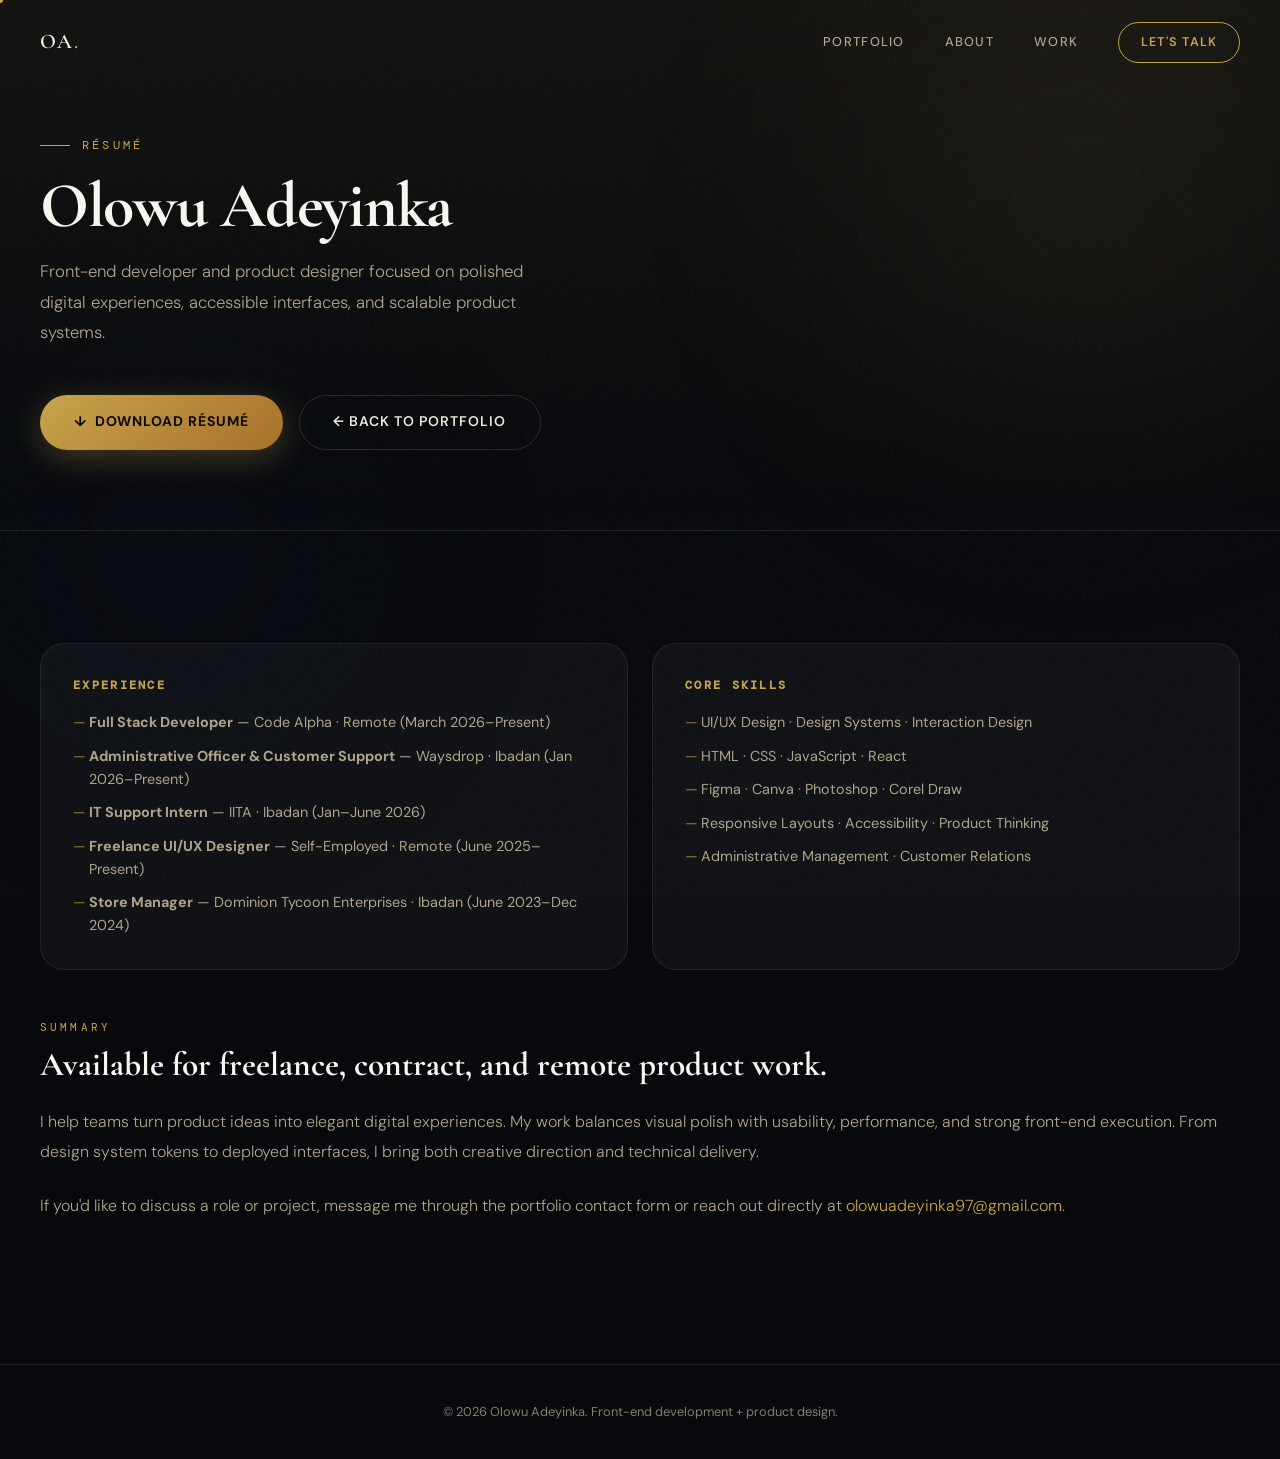
<file: resume.html>
<!DOCTYPE html>
<html lang="en">
<head>
  <meta charset="UTF-8" />
  <meta name="viewport" content="width=device-width, initial-scale=1.0" />
  <title>Résumé — Olowu Adeyinka</title>
  <meta name="description" content="Résumé for Olowu Adeyinka Ayomide — UI/UX Designer and Front-End Developer based in Ibadan, Nigeria." />
  <link rel="stylesheet" href="style.css" />
</head>
<body>

  <div id="cursor-dot"></div>
  <div id="cursor-ring"></div>
  <div class="bg-atmo" aria-hidden="true">
    <div class="bg-atmo__orb bg-atmo__orb--1"></div>
    <div class="bg-atmo__orb bg-atmo__orb--2"></div>
  </div>

  <!-- Mobile menu -->
  <div class="mobile-menu" id="mobile-menu" role="dialog" aria-modal="true" aria-label="Navigation menu">
    <a href="index.html">Portfolio</a>
    <a href="index.html#about">About</a>
    <a href="index.html#work">Work</a>
    <a href="index.html#contact" class="mobile-cta">Let's Talk</a>
  </div>

  <nav class="nav" id="nav" role="navigation">
    <div class="container nav-inner">
      <a href="index.html" class="nav-logo">OA<span>.</span></a>
      <div class="nav-links">
        <a href="index.html">Portfolio</a>
        <a href="index.html#about">About</a>
        <a href="index.html#work">Work</a>
        <a href="index.html#contact" class="nav-cta">Let's Talk</a>
      </div>
      <button class="nav-toggle" id="nav-toggle" aria-label="Toggle menu">
        <span></span><span></span><span></span>
      </button>
    </div>
  </nav>

  <header class="site-header">
    <div class="container">
      <div class="hero-copy">
        <p class="eyebrow">Résumé</p>
        <h1>Olowu Adeyinka</h1>
        <p class="intro">
          Front-end developer and product designer focused on polished digital
          experiences, accessible interfaces, and scalable product systems.
        </p>
        <div class="hero-actions">
          <a class="btn btn-primary" href="resume.pdf" download>↓ &nbsp;Download Résumé</a>
          <a class="btn btn-ghost" href="index.html">← Back to Portfolio</a>
        </div>
      </div>
    </div>
  </header>

  <main>
    <section class="section" id="resume-content">
      <div class="container">
        <div class="resume-grid">
          <div class="resume-card">
            <h3>Experience</h3>
            <ul>
              <li><strong>Full Stack Developer</strong> — Code Alpha · Remote (March 2026–Present)</li>
              <li><strong>Administrative Officer &amp; Customer Support</strong> — Waysdrop · Ibadan (Jan 2026–Present)</li>
              <li><strong>IT Support Intern</strong> — IITA · Ibadan (Jan–June 2026)</li>
              <li><strong>Freelance UI/UX Designer</strong> — Self-Employed · Remote (June 2025–Present)</li>
              <li><strong>Store Manager</strong> — Dominion Tycoon Enterprises · Ibadan (June 2023–Dec 2024)</li>
            </ul>
          </div>
          <div class="resume-card">
            <h3>Core Skills</h3>
            <ul>
              <li>UI/UX Design · Design Systems · Interaction Design</li>
              <li>HTML · CSS · JavaScript · React</li>
              <li>Figma · Canva · Photoshop · Corel Draw</li>
              <li>Responsive Layouts · Accessibility · Product Thinking</li>
              <li>Administrative Management · Customer Relations</li>
            </ul>
          </div>
        </div>

        <div class="section-heading">
          <span>Summary</span>
          <h2>Available for freelance, contract, and remote product work.</h2>
        </div>
        <div class="about-grid" style="grid-template-columns: 1fr;">
          <p>
            I help teams turn product ideas into elegant digital experiences. My work balances visual polish with usability, performance, and strong front-end execution. From design system tokens to deployed interfaces, I bring both creative direction and technical delivery.
          </p>
          <p>
            If you'd like to discuss a role or project, message me through the portfolio contact form or reach out directly at <a href="mailto:olowuadeyinka97@gmail.com" style="color:var(--gold);">olowuadeyinka97@gmail.com</a>.
          </p>
        </div>
      </div>
    </section>
  </main>

  <footer class="site-footer">
    <div class="container">
      <p>© 2026 Olowu Adeyinka. Front-end development + product design.</p>
    </div>
  </footer>

  <script src="app.js"></script>
</body>
</html>
</file>
<file: style.css>
@import url('https://fonts.googleapis.com/css2?family=Cormorant+Garamond:ital,wght@0,300;0,400;0,500;0,600;0,700;1,300;1,400;1,600&family=DM+Sans:ital,opsz,wght@0,9..40,300;0,9..40,400;0,9..40,500;0,9..40,600;1,9..40,300&family=DM+Mono:wght@300;400;500&display=swap');

:root {
  --bg:        #07090d;
  --bg-2:      #0c0f17;
  --surface:   rgba(255,255,255,0.038);
  --surface-2: rgba(255,255,255,0.065);
  --surface-3: rgba(255,255,255,0.10);
  --border:    rgba(255,255,255,0.075);
  --border-2:  rgba(255,255,255,0.13);
  --gold:      #c9a44c;
  --gold-2:    #e8c878;
  --gold-dim:  #9a7932;
  --gold-glow: rgba(201,164,76,0.16);
  --text:      #ede8dc;
  --muted:     #867d6a;
  --muted-2:   #b0a48a;
  --white:     #f9f6f0;
  --green:     #4ade80;
  --shadow-lg: 0 48px 96px rgba(0,0,0,0.65);
  --shadow-md: 0 20px 48px rgba(0,0,0,0.45);
  --shadow-sm: 0 8px 24px rgba(0,0,0,0.3);
  --r-xl:      36px;
  --r-lg:      24px;
  --r-md:      16px;
  --r-sm:      10px;
  --ease-out:  cubic-bezier(0.16, 1, 0.3, 1);
  --ease-in:   cubic-bezier(0.7, 0, 0.84, 0);
  --ease-spring: cubic-bezier(0.34, 1.56, 0.64, 1);
}

/* ─── RESET ─── */
*, *::before, *::after { box-sizing: border-box; margin: 0; padding: 0; }
html { scroll-behavior: smooth; font-size: 16px; scroll-padding-top: 5rem; }
body {
  font-family: 'DM Sans', sans-serif;
  background: var(--bg);
  color: var(--text);
  overflow-x: hidden;
  cursor: none;
  line-height: 1.7;
}
img, svg { display: block; max-width: 100%; }
a { color: inherit; text-decoration: none; }
button, input, textarea, select { font: inherit; }
ul { list-style: none; }
::selection { background: rgba(201,164,76,0.3); color: var(--white); }

/* ─── CURSOR ─── */
#cursor-dot, #cursor-ring {
  position: fixed;
  border-radius: 50%;
  pointer-events: none;
  z-index: 9999;
  will-change: transform;
}
#cursor-dot {
  width: 6px; height: 6px;
  background: var(--gold);
  top: -3px; left: -3px;
  mix-blend-mode: screen;
  transition: opacity 0.3s ease, transform 0.15s var(--ease-out);
}
#cursor-ring {
  width: 38px; height: 38px;
  border: 1.5px solid rgba(201,164,76,0.45);
  top: -19px; left: -19px;
  transition: width 0.28s var(--ease-out), height 0.28s var(--ease-out),
              border-color 0.28s ease, background 0.28s ease,
              top 0.1s linear, left 0.1s linear;
}
body.cursor-hover #cursor-ring {
  width: 58px; height: 58px;
  top: -29px; left: -29px;
  background: rgba(201,164,76,0.055);
  border-color: var(--gold);
}
body.cursor-hover #cursor-dot { transform: scale(0); }

/* ─── NOISE OVERLAY ─── */
body::before {
  content: '';
  position: fixed; inset: 0;
  background-image: url("data:image/svg+xml,%3Csvg viewBox='0 0 256 256' xmlns='http://www.w3.org/2000/svg'%3E%3Cfilter id='n'%3E%3CfeTurbulence type='fractalNoise' baseFrequency='0.9' numOctaves='4' stitchTiles='stitch'/%3E%3C/filter%3E%3Crect width='100%25' height='100%25' filter='url(%23n)' opacity='1'/%3E%3C/svg%3E");
  opacity: 0.025;
  pointer-events: none;
  z-index: 9000;
}

/* ─── ATMOSPHERE ─── */
.bg-atmo {
  position: fixed; inset: 0;
  pointer-events: none; z-index: -1;
  overflow: hidden;
}
.bg-atmo__orb {
  position: absolute; border-radius: 50%;
  filter: blur(130px);
  opacity: 0.10;
}
.bg-atmo__orb--1 {
  width: 700px; height: 700px;
  background: radial-gradient(circle, #c9a44c, transparent 70%);
  top: -150px; right: -150px;
  animation: orb-drift 22s ease-in-out infinite;
}
.bg-atmo__orb--2 {
  width: 550px; height: 550px;
  background: radial-gradient(circle, #1a3060, transparent 70%);
  bottom: 8%; left: -100px;
  animation: orb-drift 28s ease-in-out infinite reverse;
}
.bg-atmo__orb--3 {
  width: 420px; height: 420px;
  background: radial-gradient(circle, #3a1608, transparent 70%);
  top: 48%; right: 22%;
  animation: orb-drift 19s ease-in-out infinite 4s;
}
@keyframes orb-drift {
  0%,100% { transform: translate(0,0) scale(1); }
  33%      { transform: translate(28px,-38px) scale(1.07); }
  66%      { transform: translate(-18px,28px) scale(0.94); }
}

/* ─── LAYOUT ─── */
.container {
  width: min(1200px, calc(100% - 3rem));
  margin-inline: auto;
}

/* ─── NAV ─── */
.nav {
  position: fixed; top: 0; left: 0; right: 0;
  z-index: 500;
  padding: 1.35rem 0;
  transition: background 0.4s ease, border-color 0.4s ease, padding 0.35s ease;
}
.nav.scrolled {
  background: rgba(7,9,13,0.88);
  backdrop-filter: blur(28px) saturate(1.8);
  -webkit-backdrop-filter: blur(28px) saturate(1.8);
  border-bottom: 1px solid var(--border);
  padding: 0.9rem 0;
}
.nav-inner {
  display: flex;
  align-items: center;
  justify-content: space-between;
}
.nav-logo {
  font-family: 'Cormorant Garamond', serif;
  font-size: 1.3rem;
  font-weight: 600;
  letter-spacing: 0.06em;
  color: var(--white);
  flex-shrink: 0;
}
.nav-logo span { color: var(--gold); }
.nav-links {
  display: flex; gap: 2.5rem;
  align-items: center;
}
.nav-links a {
  font-size: 0.8rem;
  font-weight: 500;
  letter-spacing: 0.1em;
  text-transform: uppercase;
  color: var(--muted-2);
  transition: color 0.2s ease;
  position: relative;
}
.nav-links a::after {
  content: '';
  position: absolute;
  bottom: -3px; left: 0;
  width: 0; height: 1px;
  background: var(--gold);
  transition: width 0.3s var(--ease-out);
}
.nav-links a:hover { color: var(--white); }
.nav-links a:hover::after { width: 100%; }
.nav-cta {
  padding: 0.55rem 1.35rem !important;
  border: 1px solid var(--gold) !important;
  border-radius: 999px !important;
  font-size: 0.79rem !important;
  font-weight: 600 !important;
  letter-spacing: 0.1em !important;
  text-transform: uppercase !important;
  color: var(--gold) !important;
  transition: background 0.22s ease, color 0.22s ease !important;
}
.nav-cta:hover {
  background: var(--gold) !important;
  color: var(--bg) !important;
}
.nav-cta::after { display: none !important; }

/* ─── Mobile Hamburger ─── */
.nav-toggle {
  display: none;
  flex-direction: column;
  justify-content: center;
  align-items: center;
  width: 40px; height: 40px;
  background: none;
  border: 1px solid var(--border);
  border-radius: var(--r-sm);
  gap: 5px;
  cursor: none;
  transition: border-color 0.2s ease;
}
.nav-toggle:hover { border-color: var(--gold); }
.nav-toggle span {
  display: block;
  width: 18px; height: 1.5px;
  background: var(--muted-2);
  border-radius: 999px;
  transition: transform 0.3s var(--ease-out), opacity 0.3s ease;
}
.nav-toggle.open span:nth-child(1) { transform: translateY(6.5px) rotate(45deg); }
.nav-toggle.open span:nth-child(2) { opacity: 0; transform: scaleX(0); }
.nav-toggle.open span:nth-child(3) { transform: translateY(-6.5px) rotate(-45deg); }

/* ─── Mobile Menu Drawer ─── */
.mobile-menu {
  display: none;
  position: fixed;
  top: 0; left: 0; right: 0;
  height: 100vh;
  background: rgba(7,9,13,0.97);
  backdrop-filter: blur(32px);
  -webkit-backdrop-filter: blur(32px);
  z-index: 490;
  flex-direction: column;
  align-items: center;
  justify-content: center;
  gap: 2.5rem;
  opacity: 0;
  pointer-events: none;
  transition: opacity 0.35s var(--ease-out);
}
.mobile-menu.open {
  display: flex;
  opacity: 1;
  pointer-events: all;
}
.mobile-menu a {
  font-family: 'Cormorant Garamond', serif;
  font-size: 2.8rem;
  font-weight: 600;
  font-style: italic;
  color: var(--muted-2);
  letter-spacing: -0.01em;
  transition: color 0.2s ease;
}
.mobile-menu a:hover { color: var(--gold); }
.mobile-menu .mobile-cta {
  font-family: 'DM Sans', sans-serif;
  font-size: 0.88rem;
  font-style: normal;
  font-weight: 600;
  letter-spacing: 0.1em;
  text-transform: uppercase;
  padding: 0.8rem 2.2rem;
  border: 1px solid var(--gold);
  border-radius: 999px;
  color: var(--gold);
  margin-top: 0.5rem;
  transition: background 0.22s ease, color 0.22s ease;
}
.mobile-menu .mobile-cta:hover {
  background: var(--gold);
  color: var(--bg);
}

/* ─── HERO ─── */
.hero {
  min-height: 100vh;
  display: flex; align-items: center;
  padding: 8.5rem 0 5rem;
  position: relative;
}
.hero-inner {
  display: grid;
  grid-template-columns: 1fr 400px;
  gap: 5rem;
  align-items: center;
  width: 100%;
}
.hero-copy {
  max-width: 720px;
}
.hero-tag {
  display: inline-flex; align-items: center; gap: 0.65rem;
  font-family: 'DM Mono', monospace;
  font-size: 0.76rem;
  letter-spacing: 0.24em;
  text-transform: uppercase;
  color: var(--gold);
  margin-bottom: 1.6rem;
  opacity: 0;
  animation: fade-up 0.8s var(--ease-out) 0.2s forwards;
}
.hero-tag-dot {
  width: 7px; height: 7px;
  background: var(--green);
  border-radius: 50%;
  box-shadow: 0 0 8px var(--green);
  animation: pulse-dot 2.4s ease-in-out infinite;
}
@keyframes pulse-dot {
  0%,100% { opacity: 1; transform: scale(1); box-shadow: 0 0 8px var(--green); }
  50%      { opacity: 0.5; transform: scale(0.65); box-shadow: 0 0 3px var(--green); }
}
.hero-name {
  font-family: 'Cormorant Garamond', serif;
  font-size: clamp(3.4rem, 5.8vw, 6.4rem);
  font-weight: 700;
  line-height: 0.92;
  letter-spacing: -0.02em;
  color: var(--white);
  opacity: 0;
  animation: fade-up 0.9s var(--ease-out) 0.35s forwards;
}
.hero-name em {
  font-style: italic;
  color: var(--gold);
  display: block;
}
.hero-desc {
  margin-top: 1.85rem;
  max-width: 540px;
  font-size: 1.07rem;
  font-weight: 300;
  line-height: 1.85;
  color: var(--muted-2);
  opacity: 0;
  animation: fade-up 0.9s var(--ease-out) 0.5s forwards;
}
.hero-stats {
  display: flex; gap: 2.75rem;
  margin-top: 2.75rem;
  opacity: 0;
  animation: fade-up 0.9s var(--ease-out) 0.65s forwards;
}
.hero-stat-num {
  font-family: 'Cormorant Garamond', serif;
  font-size: 2.5rem;
  font-weight: 700;
  color: var(--white);
  line-height: 1;
}
.hero-stat-num span { color: var(--gold); }
.hero-stat-label {
  font-size: 0.76rem;
  text-transform: uppercase;
  letter-spacing: 0.13em;
  color: var(--muted);
  margin-top: 0.35rem;
}
.hero-actions {
  display: flex; gap: 1rem; flex-wrap: wrap;
  margin-top: 3rem;
  opacity: 0;
  animation: fade-up 0.9s var(--ease-out) 0.78s forwards;
}

/* Hero Photo Card */
.hero-card {
  opacity: 0;
  animation: fade-in 1.2s var(--ease-out) 0.5s forwards;
}
.hero-photo-wrap {
  position: relative;
  border-radius: var(--r-xl);
  overflow: hidden;
  aspect-ratio: 3/4;
  box-shadow: var(--shadow-lg), 0 0 0 1px var(--border);
}
.hero-photo-wrap img {
  width: 100%; height: 100%;
  object-fit: cover;
  object-position: center top;
  transition: transform 0.9s var(--ease-out);
}
.hero-photo-wrap:hover img { transform: scale(1.04); }
.hero-photo-overlay {
  position: absolute; inset: 0;
  background: linear-gradient(180deg, transparent 42%, rgba(7,9,13,0.94) 100%);
  display: flex; flex-direction: column;
  justify-content: flex-end;
  padding: 1.85rem;
}
.hero-badge {
  display: inline-flex; align-items: center; gap: 0.5rem;
  background: rgba(74,222,128,0.10);
  border: 1px solid rgba(74,222,128,0.28);
  border-radius: 999px;
  padding: 0.45rem 1rem;
  font-size: 0.76rem;
  font-weight: 500;
  letter-spacing: 0.1em;
  text-transform: uppercase;
  color: #86efac;
  margin-bottom: 0.8rem;
  width: fit-content;
}
.hero-badge-dot {
  width: 5px; height: 5px;
  background: var(--green); border-radius: 50%;
  box-shadow: 0 0 6px var(--green);
  animation: pulse-dot 2.4s ease-in-out infinite;
}
.hero-card-caption {
  font-family: 'Cormorant Garamond', serif;
  font-size: 1.18rem;
  font-style: italic;
  font-weight: 400;
  color: var(--white);
  line-height: 1.45;
}

/* Scroll indicator */
.scroll-indicator {
  position: absolute; bottom: 2.75rem; left: 50%;
  transform: translateX(-50%);
  display: flex; flex-direction: column; align-items: center; gap: 0.55rem;
  opacity: 0;
  animation: fade-in 1s ease 1.8s forwards;
}
.scroll-indicator span {
  font-size: 0.66rem;
  letter-spacing: 0.24em;
  text-transform: uppercase;
  color: var(--muted);
}
.scroll-line {
  width: 1px; height: 52px;
  background: linear-gradient(to bottom, var(--gold), transparent);
  animation: scroll-line 2.2s ease-in-out infinite;
}
@keyframes scroll-line {
  0%   { transform: scaleY(0); transform-origin: top; }
  50%  { transform: scaleY(1); transform-origin: top; }
  51%  { transform: scaleY(1); transform-origin: bottom; }
  100% { transform: scaleY(0); transform-origin: bottom; }
}

/* ─── BUTTONS ─── */
.btn {
  display: inline-flex; align-items: center; justify-content: center;
  gap: 0.5rem;
  padding: 0.9rem 2.1rem;
  border-radius: 999px;
  font-size: 0.875rem;
  font-weight: 600;
  letter-spacing: 0.07em;
  text-transform: uppercase;
  border: none; cursor: none;
  transition: transform 0.22s var(--ease-out), box-shadow 0.22s ease;
  position: relative; overflow: hidden;
  white-space: nowrap;
}
.btn::before {
  content: '';
  position: absolute; inset: 0;
  background: rgba(255,255,255,0.10);
  opacity: 0;
  transition: opacity 0.2s ease;
}
.btn:hover { transform: translateY(-2px); }
.btn:hover::before { opacity: 1; }
.btn:active { transform: translateY(0px); }
.btn-primary {
  background: linear-gradient(140deg, var(--gold) 0%, #a87028 100%);
  color: var(--bg);
  box-shadow: 0 8px 32px rgba(201,164,76,0.30);
  font-weight: 700;
}
.btn-primary:hover { box-shadow: 0 16px 52px rgba(201,164,76,0.42); }
.btn-ghost {
  background: transparent;
  color: var(--text);
  border: 1px solid var(--border-2);
}
.btn-ghost:hover {
  border-color: rgba(201,164,76,0.42);
  color: var(--gold-2);
}
.btn-large { padding: 1.05rem 2.5rem; font-size: 0.92rem; }

/* ─── SECTION SHARED ─── */
.section { padding: 7rem 0; }
.section-label {
  display: inline-flex; align-items: center; gap: 0.8rem;
  font-family: 'DM Mono', monospace;
  font-size: 0.7rem;
  letter-spacing: 0.28em;
  text-transform: uppercase;
  color: var(--gold);
  margin-bottom: 1.35rem;
}
.section-label::before {
  content: '';
  display: block;
  width: 30px; height: 1px;
  background: var(--gold);
}
.section-title {
  font-family: 'Cormorant Garamond', serif;
  font-size: clamp(2.4rem, 3.4vw, 3.8rem);
  font-weight: 700;
  line-height: 1.02;
  letter-spacing: -0.02em;
  color: var(--white);
  max-width: 700px;
}
.section-title em { font-style: italic; color: var(--gold); }

/* ─── ABOUT ─── */
.about-inner {
  display: grid;
  grid-template-columns: 1fr 1fr;
  gap: 4.5rem;
  align-items: start;
}
.about-body {
  margin-top: 2.1rem;
  display: flex; flex-direction: column; gap: 1.35rem;
}
.about-body p {
  font-size: 1.06rem;
  font-weight: 300;
  line-height: 1.88;
  color: var(--muted-2);
}
.about-body p strong { color: var(--white); font-weight: 600; }
.about-cards {
  margin-top: 1.5rem;
  display: grid;
  grid-template-columns: 1fr 1fr;
  gap: 1rem;
}
.about-card {
  background: var(--surface);
  border: 1px solid var(--border);
  border-radius: var(--r-md);
  padding: 1.5rem;
  transition: border-color 0.28s ease, transform 0.28s var(--ease-out), box-shadow 0.28s ease;
}
.about-card:hover {
  border-color: rgba(201,164,76,0.28);
  transform: translateY(-5px);
  box-shadow: var(--shadow-sm);
}
.about-card-icon { font-size: 1.4rem; margin-bottom: 0.8rem; }
.about-card h4 {
  font-size: 0.78rem;
  font-weight: 600;
  letter-spacing: 0.13em;
  text-transform: uppercase;
  color: var(--gold-2);
  margin-bottom: 0.45rem;
}
.about-card p { font-size: 0.87rem; color: var(--muted); line-height: 1.6; }

/* Tools */
.tools-strip { margin-top: 2.5rem; }
.tools-strip-label {
  font-size: 0.73rem;
  letter-spacing: 0.2em;
  text-transform: uppercase;
  color: var(--muted);
  margin-bottom: 0.9rem;
}
.tools-list { display: flex; flex-wrap: wrap; gap: 0.5rem; }
.tool-chip {
  display: inline-flex; align-items: center; gap: 0;
  padding: 0.4rem 1rem;
  border: 1px solid var(--border);
  border-radius: 999px;
  font-family: 'DM Mono', monospace;
  font-size: 0.74rem;
  color: var(--muted-2);
  transition: border-color 0.2s ease, color 0.2s ease, background 0.2s ease;
}
.tool-chip:hover {
  border-color: var(--gold);
  color: var(--gold-2);
  background: rgba(201,164,76,0.05);
}
.tool-logo {
  width: 15px; height: 15px;
  margin-right: 0.5rem;
  filter: brightness(0) invert(0.65);
  transition: filter 0.2s ease;
}
.tool-chip:hover .tool-logo { filter: brightness(0) invert(1) sepia(1) saturate(3) hue-rotate(5deg); }

/* ─── WORK ─── */
.work-header {
  display: flex; align-items: flex-end;
  justify-content: space-between;
  margin-bottom: 3.5rem;
  flex-wrap: wrap; gap: 1.5rem;
}
.projects-grid {
  display: grid;
  grid-template-columns: repeat(2, minmax(0, 1fr));
  gap: 1.75rem;
}
.project-card {
  background: var(--surface);
  border: 1px solid var(--border);
  border-radius: var(--r-xl);
  padding: 0;
  display: flex; flex-direction: column;
  transition: border-color 0.32s ease, transform 0.38s var(--ease-out), box-shadow 0.38s ease;
  position: relative; overflow: hidden;
}
.project-card::before {
  content: '';
  position: absolute;
  top: -1px; left: 24px; right: 24px;
  height: 1px;
  background: linear-gradient(90deg, transparent, var(--gold), transparent);
  opacity: 0;
  transition: opacity 0.32s ease;
  z-index: 2;
}
.project-card:hover {
  border-color: rgba(201,164,76,0.25);
  transform: translateY(-12px);
  box-shadow: 0 48px 96px rgba(0,0,0,0.6), 0 0 60px var(--gold-glow);
}
.project-card:hover::before { opacity: 1; }

.project-media {
  position: relative;
  overflow: hidden;
  border-radius: var(--r-xl) var(--r-xl) 0 0;
}
.project-media img {
  width: 100%; height: 260px;
  object-fit: cover;
  object-position: top center;
  display: block;
  transition: transform 0.7s var(--ease-out);
}
.project-card:hover .project-media img { transform: scale(1.04); }
.project-media-overlay {
  position: absolute; inset: 0;
  background: linear-gradient(180deg, transparent 50%, rgba(7,9,13,0.85) 100%);
}

.project-body {
  padding: 2rem 2.25rem 2.25rem;
  display: flex; flex-direction: column; flex: 1;
}
.project-number {
  font-family: 'DM Mono', monospace;
  font-size: 0.68rem;
  color: var(--muted);
  letter-spacing: 0.18em;
  margin-bottom: 1.5rem;
}
.project-type-tag {
  display: inline-block;
  font-size: 0.7rem;
  font-weight: 600;
  letter-spacing: 0.16em;
  text-transform: uppercase;
  color: var(--gold);
  margin-bottom: 0.8rem;
}
.project-card h3 {
  font-family: 'Cormorant Garamond', serif;
  font-size: 1.45rem;
  font-weight: 700;
  line-height: 1.22;
  color: var(--white);
  margin-bottom: 0.9rem;
}
.project-card > .project-body > p,
.project-card p.project-desc {
  font-size: 0.89rem;
  font-weight: 300;
  line-height: 1.78;
  color: var(--muted-2);
  flex: 1;
}
.project-tags-row {
  margin-top: 1.6rem;
  display: flex; flex-wrap: wrap; gap: 0.4rem;
}
.project-tag {
  padding: 0.28rem 0.78rem;
  background: rgba(201,164,76,0.07);
  border: 1px solid rgba(201,164,76,0.18);
  border-radius: 999px;
  font-size: 0.7rem;
  font-family: 'DM Mono', monospace;
  color: var(--gold);
  letter-spacing: 0.06em;
}
.project-actions {
  margin-top: 1.65rem;
  display: flex; flex-wrap: wrap; gap: 0.75rem;
}

/* ─── EXPERIENCE / TIMELINE ─── */
.resume-layout {
  display: grid;
  grid-template-columns: 1fr 340px;
  gap: 4rem;
  align-items: start;
}
.timeline {
  margin-top: 2.75rem;
  display: flex; flex-direction: column;
  gap: 0;
  position: relative;
}
.timeline::before {
  content: '';
  position: absolute;
  left: 12px; top: 0; bottom: 0;
  width: 1px;
  background: linear-gradient(to bottom, var(--gold), transparent 90%);
}
.timeline-item {
  padding-left: 2.75rem;
  padding-bottom: 2.75rem;
  position: relative;
}
.timeline-item:last-child { padding-bottom: 0; }
.timeline-dot {
  position: absolute;
  left: 5px; top: 6px;
  width: 15px; height: 15px;
  border-radius: 50%;
  background: var(--bg);
  border: 2px solid var(--gold);
  transition: background 0.22s ease, box-shadow 0.22s ease, transform 0.22s var(--ease-spring);
}
.timeline-item:hover .timeline-dot {
  background: var(--gold);
  box-shadow: 0 0 14px rgba(201,164,76,0.55);
  transform: scale(1.15);
}
.timeline-period {
  font-family: 'DM Mono', monospace;
  font-size: 0.7rem;
  color: var(--muted);
  letter-spacing: 0.1em;
  margin-bottom: 0.5rem;
}
.timeline-role {
  font-family: 'Cormorant Garamond', serif;
  font-size: 1.2rem;
  font-weight: 700;
  color: var(--white);
  margin-bottom: 0.22rem;
}
.timeline-company {
  font-size: 0.8rem;
  font-weight: 500;
  letter-spacing: 0.09em;
  text-transform: uppercase;
  color: var(--gold);
  margin-bottom: 0.65rem;
}
.timeline-desc {
  font-size: 0.89rem;
  font-weight: 300;
  color: var(--muted-2);
  line-height: 1.75;
}

/* Resume panel */
.resume-panel { position: sticky; top: 7.5rem; }
.resume-info-card {
  background: var(--surface);
  border: 1px solid var(--border);
  border-radius: var(--r-lg);
  padding: 1.85rem;
  margin-bottom: 1.1rem;
  transition: border-color 0.25s ease;
}
.resume-info-card:hover { border-color: var(--border-2); }
.resume-info-card h4 {
  font-family: 'DM Mono', monospace;
  font-size: 0.7rem;
  letter-spacing: 0.22em;
  text-transform: uppercase;
  color: var(--gold);
  margin-bottom: 1.15rem;
}
.cert-list { display: flex; flex-direction: column; gap: 0.7rem; }
.cert-item {
  display: flex; align-items: center; gap: 0.75rem;
  font-size: 0.87rem;
  color: var(--muted-2);
}
.cert-icon {
  width: 28px; height: 28px;
  background: rgba(201,164,76,0.09);
  border: 1px solid rgba(201,164,76,0.2);
  border-radius: 8px;
  display: flex; align-items: center; justify-content: center;
  font-size: 0.85rem;
  flex-shrink: 0;
}
.edu-card {
  display: flex; gap: 1rem; align-items: flex-start;
  margin-bottom: 0.9rem;
}
.edu-card:last-child { margin-bottom: 0; }
.edu-icon {
  width: 40px; height: 40px;
  background: rgba(201,164,76,0.09);
  border: 1px solid rgba(201,164,76,0.2);
  border-radius: 12px;
  display: flex; align-items: center; justify-content: center;
  font-size: 1.1rem;
  flex-shrink: 0;
}
.edu-info strong {
  display: block;
  font-size: 0.92rem;
  color: var(--white);
  margin-bottom: 0.2rem;
}
.edu-info span { font-size: 0.79rem; color: var(--muted); }
.resume-dl-btn { width: 100%; margin-top: 1.25rem; }

/* ─── SKILLS ─── */
.skills-inner {
  display: grid;
  grid-template-columns: 1fr 1fr;
  gap: 4.5rem;
  align-items: start;
}
.skills-grid {
  display: grid;
  grid-template-columns: 1fr 1fr;
  gap: 1.1rem;
  margin-top: 2.5rem;
}
.skill-card {
  background: var(--surface);
  border: 1px solid var(--border);
  border-radius: var(--r-md);
  padding: 1.75rem;
  transition: border-color 0.28s ease, transform 0.28s var(--ease-out), box-shadow 0.28s ease;
}
.skill-card:hover {
  border-color: rgba(201,164,76,0.28);
  transform: translateY(-5px);
  box-shadow: var(--shadow-sm);
}
.skill-card-icon { font-size: 1.6rem; margin-bottom: 0.9rem; }
.skill-card h4 {
  font-size: 0.88rem;
  font-weight: 700;
  color: var(--white);
  letter-spacing: 0.04em;
  margin-bottom: 0.55rem;
}
.skill-card p { font-size: 0.84rem; font-weight: 300; color: var(--muted); line-height: 1.65; }

.proficiency-list {
  display: flex; flex-direction: column; gap: 1.5rem;
  margin-top: 0.5rem;
  padding: 2rem;
  background: var(--surface);
  border: 1px solid var(--border);
  border-radius: var(--r-lg);
}
.proficiency-list h3 {
  font-family: 'DM Mono', monospace;
  font-size: 0.7rem;
  color: var(--gold);
  letter-spacing: 0.22em;
  text-transform: uppercase;
  margin-bottom: 0.5rem;
}
.prof-item-header {
  display: flex; justify-content: space-between;
  align-items: center;
  margin-bottom: 0.55rem;
}
.prof-name { font-size: 0.87rem; font-weight: 500; color: var(--text); }
.prof-pct {
  font-family: 'DM Mono', monospace;
  font-size: 0.74rem;
  color: var(--gold);
}
.prof-bar-bg {
  height: 3px;
  background: var(--surface-2);
  border-radius: 999px;
  overflow: hidden;
}
.prof-bar-fill {
  height: 100%;
  background: linear-gradient(90deg, var(--gold-dim), var(--gold-2));
  border-radius: 999px;
  transform-origin: left;
  transform: scaleX(0);
  transition: transform 1.4s var(--ease-out);
}
.prof-bar-fill.animated { transform: scaleX(1); }

/* ─── CONTACT ─── */
.contact-wrap {
  display: grid;
  grid-template-columns: 1fr 1fr;
  gap: 4rem;
  align-items: start;
}
.contact-info p {
  font-size: 1rem;
  font-weight: 300;
  color: var(--muted-2);
  line-height: 1.88;
  margin-top: 1.5rem;
  margin-bottom: 2.5rem;
}
.contact-links { display: flex; flex-direction: column; gap: 0.8rem; }
.contact-link {
  display: flex; align-items: center; gap: 1rem;
  font-size: 0.9rem;
  color: var(--muted-2);
  padding: 0.85rem 1.25rem;
  border: 1px solid var(--border);
  border-radius: var(--r-sm);
  background: var(--surface);
  transition: border-color 0.26s ease, transform 0.26s var(--ease-out), color 0.26s ease, box-shadow 0.26s ease;
}
.contact-link:hover {
  border-color: rgba(201,164,76,0.32);
  transform: translateX(7px);
  color: var(--white);
  box-shadow: var(--shadow-sm);
}
.contact-link-icon {
  width: 36px; height: 36px;
  background: rgba(201,164,76,0.08);
  border: 1px solid rgba(201,164,76,0.2);
  border-radius: 10px;
  display: flex; align-items: center; justify-content: center;
  font-size: 1rem;
  flex-shrink: 0;
}

/* Form */
.contact-form-wrap {
  background: var(--surface);
  border: 1px solid var(--border);
  border-radius: var(--r-xl);
  padding: 2.75rem;
}
.contact-form { display: flex; flex-direction: column; gap: 1.25rem; }
.form-row { display: grid; grid-template-columns: 1fr 1fr; gap: 1rem; }
.form-field { display: flex; flex-direction: column; gap: 0.5rem; }
.form-field label {
  font-size: 0.75rem;
  font-weight: 600;
  letter-spacing: 0.16em;
  text-transform: uppercase;
  color: var(--muted);
}
.form-field input,
.form-field textarea {
  padding: 0.9rem 1.15rem;
  background: rgba(255,255,255,0.025);
  border: 1px solid var(--border);
  border-radius: var(--r-sm);
  color: var(--text);
  font-size: 0.92rem;
  font-weight: 300;
  outline: none;
  transition: border-color 0.22s ease, box-shadow 0.22s ease, background 0.22s ease;
}
.form-field input:focus,
.form-field textarea:focus {
  border-color: rgba(201,164,76,0.5);
  box-shadow: 0 0 0 4px rgba(201,164,76,0.07);
  background: rgba(255,255,255,0.04);
}
.form-field textarea { resize: vertical; min-height: 120px; }
.form-response {
  font-size: 0.84rem;
  color: var(--gold-2);
  min-height: 1.2em;
  text-align: center;
}

/* ─── FOOTER ─── */
.footer {
  border-top: 1px solid var(--border);
  padding: 2.75rem 0;
  margin-top: 2rem;
}
.footer-inner {
  display: flex; align-items: center;
  justify-content: space-between;
  flex-wrap: wrap; gap: 1rem;
}
.footer-logo {
  font-family: 'Cormorant Garamond', serif;
  font-size: 1.1rem;
  font-weight: 600;
  color: var(--muted-2);
}
.footer-logo span { color: var(--gold); }
.footer-copy { font-size: 0.79rem; color: var(--muted); }
.footer-links { display: flex; gap: 1.75rem; }
.footer-links a {
  font-size: 0.79rem;
  color: var(--muted);
  transition: color 0.2s ease;
}
.footer-links a:hover { color: var(--gold); }

/* ─── DIVIDER ─── */
.divider {
  height: 1px;
  background: linear-gradient(90deg, transparent, var(--border), transparent);
}

/* ─── SCROLL REVEAL ─── */
.reveal {
  opacity: 0;
  transform: translateY(30px);
  transition: opacity 0.92s var(--ease-out), transform 0.92s var(--ease-out);
}
.reveal.is-visible { opacity: 1; transform: translateY(0); }
.reveal-delay-1 { transition-delay: 0.12s; }
.reveal-delay-2 { transition-delay: 0.24s; }
.reveal-delay-3 { transition-delay: 0.38s; }

/* ─── ANIMATIONS ─── */
@keyframes fade-up {
  from { opacity: 0; transform: translateY(26px); }
  to   { opacity: 1; transform: translateY(0); }
}
@keyframes fade-in {
  from { opacity: 0; }
  to   { opacity: 1; }
}

/* ─── RESUME PAGE EXTRAS ─── */
.site-header {
  background: linear-gradient(180deg, rgba(201,164,76,0.07) 0%, transparent 100%);
  padding: 8.5rem 0 5rem;
  border-bottom: 1px solid var(--border);
}
.site-header .hero-copy { max-width: 600px; }
.site-header .eyebrow {
  font-family: 'DM Mono', monospace;
  font-size: 0.72rem;
  letter-spacing: 0.28em;
  text-transform: uppercase;
  color: var(--gold);
  display: flex; align-items: center; gap: 0.75rem;
  margin-bottom: 1.25rem;
}
.site-header .eyebrow::before {
  content: '';
  display: block;
  width: 30px; height: 1px;
  background: var(--gold);
}
.site-header h1 {
  font-family: 'Cormorant Garamond', serif;
  font-size: clamp(3rem, 5vw, 5.5rem);
  font-weight: 700;
  line-height: 0.95;
  letter-spacing: -0.02em;
  color: var(--white);
  margin-bottom: 1.25rem;
}
.site-header .intro {
  font-size: 1.05rem;
  font-weight: 300;
  color: var(--muted-2);
  line-height: 1.8;
  max-width: 520px;
  margin-bottom: 2.25rem;
}
.resume-grid {
  display: grid;
  grid-template-columns: 1fr 1fr;
  gap: 1.5rem;
  margin-bottom: 3rem;
}
.resume-card {
  background: var(--surface);
  border: 1px solid var(--border);
  border-radius: var(--r-lg);
  padding: 2rem;
  transition: border-color 0.25s ease;
}
.resume-card:hover { border-color: rgba(201,164,76,0.28); }
.resume-card h3 {
  font-family: 'DM Mono', monospace;
  font-size: 0.72rem;
  letter-spacing: 0.2em;
  text-transform: uppercase;
  color: var(--gold);
  margin-bottom: 1rem;
}
.resume-card ul {
  display: flex; flex-direction: column; gap: 0.65rem;
}
.resume-card li {
  font-size: 0.9rem;
  color: var(--muted-2);
  line-height: 1.6;
  padding-left: 1rem;
  position: relative;
}
.resume-card li::before {
  content: '—';
  position: absolute; left: 0;
  color: var(--gold-dim);
}
.section-heading { margin-bottom: 1.5rem; }
.section-heading span {
  font-family: 'DM Mono', monospace;
  font-size: 0.7rem;
  letter-spacing: 0.28em;
  text-transform: uppercase;
  color: var(--gold);
  display: block;
  margin-bottom: 0.6rem;
}
.section-heading h2 {
  font-family: 'Cormorant Garamond', serif;
  font-size: clamp(1.8rem, 2.6vw, 2.6rem);
  font-weight: 700;
  color: var(--white);
  line-height: 1.1;
}
.about-grid { display: grid; gap: 1.5rem; }
.about-grid p {
  font-size: 1rem;
  font-weight: 300;
  color: var(--muted-2);
  line-height: 1.85;
}
.site-footer {
  border-top: 1px solid var(--border);
  padding: 2.25rem 0;
  margin-top: 2rem;
}
.site-footer p { font-size: 0.8rem; color: var(--muted); text-align: center; }

/* ─── RESPONSIVE ─── */
@media (max-width: 1080px) {
  .hero-inner { grid-template-columns: 1fr; gap: 0; }
  .hero-card { display: none; }
  .resume-layout { grid-template-columns: 1fr; }
  .projects-grid { grid-template-columns: 1fr 1fr; }
  .resume-panel { position: static; }
  .resume-grid { grid-template-columns: 1fr; }
  .skills-inner { grid-template-columns: 1fr; gap: 3rem; }
  .proficiency-list { margin-top: 0; }
}

@media (max-width: 780px) {
  /* Nav */
  .nav-links { display: none; }
  .nav-toggle { display: flex; }

  /* Grids → single column */
  .hero-inner,
  .about-inner,
  .skills-inner,
  .contact-wrap { grid-template-columns: 1fr; }
  .projects-grid { grid-template-columns: 1fr; }
  .about-cards,
  .skills-grid,
  .form-row { grid-template-columns: 1fr; }
  .resume-layout { grid-template-columns: 1fr; }
  .resume-grid { grid-template-columns: 1fr; }

  /* Skill card spanning */
  .skill-card[style*="grid-column"] { grid-column: span 1 !important; }

  /* Spacing */
  .section { padding: 4.5rem 0; }
  .hero { padding: 7rem 0 4rem; }
  .hero-inner { padding-inline: 1rem; }
  .hero-stats { gap: 1.75rem; }
  .contact-form-wrap { padding: 1.6rem; }
  .resume-panel { position: static; }

  /* Project images shorter on mobile */
  .project-media img { height: 200px; }

  /* Footer stack */
  .footer-inner { flex-direction: column; align-items: center; text-align: center; gap: 0.75rem; }
  .footer-links { justify-content: center; }

  /* Disable custom cursor on touch devices */
  body { cursor: auto; }
  #cursor-dot, #cursor-ring { display: none; }
  .btn, .nav-toggle, .mobile-menu a, a, button { cursor: pointer; }
}

@media (max-width: 500px) {
  .hero-name { font-size: 2.8rem; }
  .hero-stats { flex-wrap: wrap; gap: 1rem 2rem; }
  .hero-actions { flex-direction: column; }
  .hero-actions .btn { width: 100%; text-align: center; }
  .section-title { font-size: 2.1rem; }
  .container { width: calc(100% - 2rem); }
  .about-cards { grid-template-columns: 1fr; }
  .contact-form-wrap { padding: 1.25rem; }
  .proficiency-list { padding: 1.5rem; }
  .resume-info-card { padding: 1.4rem; }
  .project-body { padding: 1.5rem 1.5rem 1.75rem; }
  .mobile-menu a { font-size: 2.2rem; }
  .site-header { padding: 7rem 0 3.5rem; }
  .site-header h1 { font-size: 2.6rem; }
}

.luca-chat-widget {
  position: fixed;
  right: 1.5rem;
  bottom: 1.5rem;
  z-index: 950;
  font-family: inherit;
}
.luca-chat-toggle,
.luca-chat-close,
.luca-chat-action,
.luca-chat-footer a {
  font: inherit;
}
.luca-chat-toggle {
  display: inline-flex;
  align-items: center;
  gap: 0.65rem;
  padding: 0.95rem 1rem;
  border-radius: 999px;
  border: 1px solid rgba(255,255,255,0.15);
  background: rgba(16, 19, 25, 0.96);
  color: var(--white);
  box-shadow: 0 18px 50px rgba(0,0,0,0.18);
  cursor: pointer;
}
.luca-chat-toggle:hover {
  border-color: rgba(255,255,255,0.25);
}
.luca-chat-panel {
  width: min(320px, calc(100vw - 2rem));
  margin-top: 0.9rem;
  padding: 1rem;
  border-radius: 1.25rem;
  background: rgba(10, 12, 18, 0.96);
  border: 1px solid rgba(255,255,255,0.08);
  box-shadow: 0 24px 80px rgba(0,0,0,0.22);
  opacity: 0;
  transform: translateY(12px);
  pointer-events: none;
  transition: opacity 0.22s ease, transform 0.22s ease;
}
.luca-chat-widget.open .luca-chat-panel {
  opacity: 1;
  transform: translateY(0);
  pointer-events: auto;
}
.luca-chat-header {
  display: flex;
  align-items: center;
  justify-content: space-between;
  gap: 1rem;
  margin-bottom: 1rem;
}
.luca-chat-title {
  font-size: 1rem;
  font-weight: 700;
  margin-bottom: 0.2rem;
}
.luca-chat-subtitle {
  font-size: 0.82rem;
  color: var(--muted);
}
.luca-chat-close {
  width: 2.5rem;
  height: 2.5rem;
  border-radius: 50%;
  border: 1px solid rgba(255,255,255,0.12);
  background: rgba(18, 20, 26, 0.96);
  color: var(--white);
  cursor: pointer;
}
.luca-chat-body {
  display: flex;
  flex-direction: column;
  gap: 0.85rem;
}
.luca-chat-messages {
  display: flex;
  flex-direction: column;
  gap: 0.8rem;
  max-height: 220px;
  overflow-y: auto;
  padding-right: 0.2rem;
}
.luca-chat-input-wrap {
  display: grid;
  grid-template-columns: 1fr auto;
  gap: 0.65rem;
}
.luca-chat-input {
  width: 100%;
  min-height: 42px;
  padding: 0.9rem 1rem;
  border-radius: 999px;
  border: 1px solid rgba(255,255,255,0.16);
  background: rgba(255,255,255,0.05);
  color: var(--white);
}
.luca-chat-input::placeholder {
  color: rgba(255,255,255,0.55);
}
.luca-chat-submit {
  border: none;
  border-radius: 999px;
  padding: 0 1rem;
  background: var(--gold);
  color: var(--bg);
  cursor: pointer;
}
.luca-chat-submit:hover {
  opacity: 0.95;
}
.luca-chat-message {
  padding: 1rem;
  border-radius: 1rem;
  background: rgba(255,255,255,0.05);
  color: var(--white);
  line-height: 1.6;
}
.luca-chat-message--bot {
  border: 1px solid rgba(255,255,255,0.08);
}
.luca-chat-message--user {
  align-self: flex-end;
  background: rgba(255,255,255,0.11);
  border: 1px solid rgba(255,255,255,0.14);
}
.luca-chat-actions {
  display: flex;
  flex-wrap: wrap;
  gap: 0.65rem;
}
.luca-chat-action {
  padding: 0.75rem 0.95rem;
  border-radius: 999px;
  border: 1px solid rgba(255,255,255,0.12);
  background: rgba(255,255,255,0.05);
  color: var(--white);
  cursor: pointer;
}
.luca-chat-action:hover {
  background: rgba(255,255,255,0.12);
}
.luca-chat-footer {
  display: flex;
  justify-content: space-between;
  gap: 0.75rem;
  margin-top: 1rem;
}
.luca-chat-footer a {
  flex: 1 1 50%;
  display: inline-flex;
  justify-content: center;
  padding: 0.75rem 0.85rem;
  border-radius: 999px;
  border: 1px solid rgba(255,255,255,0.12);
  background: rgba(255,255,255,0.05);
  color: var(--white);
  text-decoration: none;
}
.luca-chat-footer a:hover {
  background: rgba(255,255,255,0.14);
}
@media (max-width: 640px) {
  .luca-chat-widget {
    right: 0.75rem;
    left: 0.75rem;
    bottom: 1rem;
  }
  .luca-chat-panel {
    width: 100%;
  }
}
</file>
